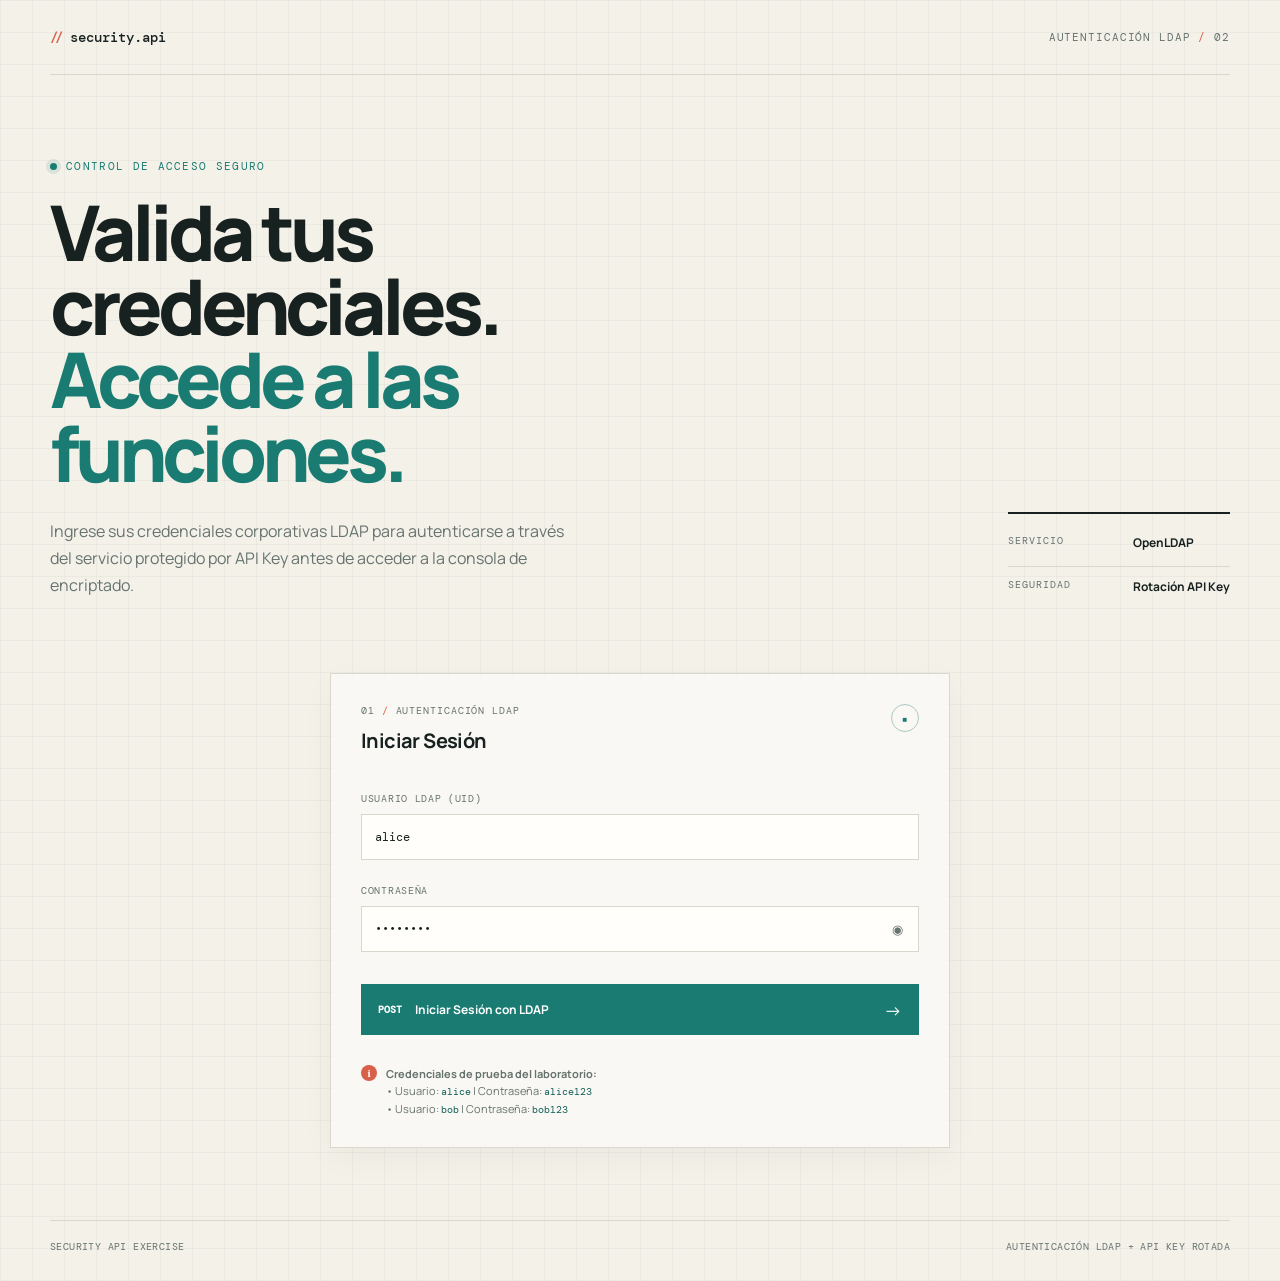
<file: index.html>
<!doctype html>
<html lang="en">
  <head>
    <meta charset="UTF-8" />
    <meta name="viewport" content="width=device-width, initial-scale=1.0" />
    <meta name="description" content="Interactive client for the Security API Exercise" />
    <title>Security API Exercise</title>
    <link rel="preconnect" href="https://fonts.googleapis.com" />
    <link rel="preconnect" href="https://fonts.gstatic.com" crossorigin />
    <link href="https://fonts.googleapis.com/css2?family=DM+Mono:wght@400;500&family=Manrope:wght@400;500;600;700;800&display=swap" rel="stylesheet" />
    <link rel="stylesheet" href="styles.css" />
    <script>
      (function() {
        var user = sessionStorage.getItem("ldap_user");
        if (!user) {
          window.location.href = "login.html";
        }
      })();
    </script>
  </head>
  <body>
    <main class="shell">
      <header class="topbar">
        <a class="brand" href=".">
          <span class="brand-mark" aria-hidden="true">//</span>
          <span>security.api</span>
        </a>
        <div class="user-session-controls">
          <span id="user-badge" class="user-badge">Usuario: ...</span>
          <button id="logout-btn" class="logout-btn" type="button">Cerrar Sesión</button>
        </div>
        <span class="exercise-label">authentication lab <span aria-hidden="true">/</span> 01</span>
      </header>

      <section class="intro" aria-labelledby="page-title">
        <div class="intro-copy">
          <p class="eyebrow"><span class="status-dot"></span> local endpoint console</p>
          <h1 id="page-title">See the request.<br /><em>Understand the key.</em></h1>
          <p class="lede">A small client for exploring how a custom <code>x-api-key</code> header protects an API endpoint.</p>
        </div>
        <div class="intro-aside" aria-label="API status">
          <span class="aside-label">transport</span>
          <strong>HTTP / JSON</strong>
          <span class="aside-rule"></span>
          <span class="aside-label">backend</span>
          <strong>FastAPI</strong>
        </div>
      </section>

      <section class="workspace" aria-label="API request console">
        <div class="request-panel panel">
          <div class="panel-heading">
            <div>
              <p class="section-index">01 <span>/</span> request setup</p>
              <h2>Configure the client</h2>
            </div>
            <span class="lock-icon" aria-hidden="true">&#9632;</span>
          </div>

          <form id="request-form">
            <label for="api-url">API Base Path / URL</label>
            <input id="api-url" name="api-url" type="text" value="" placeholder="Default: relative Nginx proxy (/)" autocomplete="off" />

            <label for="api-key">x-api-key Header (Managed by Nginx Proxy)</label>
            <div class="key-input">
              <input id="api-key" name="api-key" type="text" value="Injected server-side by Nginx" autocomplete="off" disabled readonly />
              <button class="icon-button" id="toggle-key" type="button" title="Show API key" aria-label="Show API key" disabled>&#9673;</button>
            </div>

            <label for="db-message">SQL DB Message (Encrypted before saving)</label>
            <input id="db-message" name="db-message" type="text" value="Dato confidencial para la Base de Datos SQL" placeholder="Escriba un mensaje para cifrar y guardar en la BD..." autocomplete="off" />

            <div class="request-actions">
              <button class="action-button secondary" id="post-data" type="button"><span>POST</span> Cifrar & Guardar en BD SQL <b aria-hidden="true">&#8594;</b></button>
              <button class="action-button primary" id="get-data" type="button"><span>GET</span> Leer & Descifrar desde BD SQL <b aria-hidden="true">&#8594;</b></button>
            </div>
          </form>

          <div class="hint"><span aria-hidden="true">i</span> <strong>Flujo de Base de Datos:</strong> El botón <code>POST</code> cifra el mensaje con <code>CryptoService</code> (usando <code>DATABASE_ENCRYPTION_KEY</code>) y lo almacena en SQLite. El botón <code>GET</code> consulta la BD y descifra los registros en tiempo real. Nginx inyecta <code>x-api-key</code> automáticamente.</div>
        </div>

        <div class="response-panel panel">
          <div class="panel-heading response-heading">
            <div>
              <p class="section-index">02 <span>/</span> response</p>
              <h2>Server says</h2>
            </div>
            <span class="response-code" id="response-code">—</span>
          </div>
          <div class="response-meta">
            <span id="response-method">WAITING</span>
            <span id="response-url">No request made</span>
          </div>
          <pre id="response-output" aria-live="polite">Run a request to inspect the JSON response.</pre>
          <div class="response-footer"><span class="pulse"></span><span id="response-status">Ready for input</span></div>
        </div>
      </section>

      <footer class="footer">
        <span>Security API Exercise</span>
        <span>API key authentication anti-pattern</span>
      </footer>
    </main>
    <script src="app.js"></script>
  </body>
</html>
</file>
<file: styles.css>
:root {
  --ink: #17211f;
  --muted: #66736e;
  --paper: #f4f1e9;
  --panel: #fbfaf6;
  --line: #d8d8cc;
  --teal: #197b71;
  --teal-dark: #115e57;
  --coral: #d85f48;
  --mono: "DM Mono", Consolas, monospace;
  --sans: "Manrope", "Segoe UI", sans-serif;
}

* { box-sizing: border-box; }

body {
  min-width: 320px;
  margin: 0;
  color: var(--ink);
  background-color: var(--paper);
  background-image: linear-gradient(rgba(23, 33, 31, .035) 1px, transparent 1px), linear-gradient(90deg, rgba(23, 33, 31, .035) 1px, transparent 1px);
  background-size: 32px 32px;
  font-family: var(--sans);
}

.shell { width: min(1180px, calc(100% - 48px)); margin: 0 auto; }
.topbar { display: flex; align-items: center; justify-content: space-between; padding: 28px 0; border-bottom: 1px solid var(--line); }
.brand { display: inline-flex; align-items: center; gap: 10px; color: var(--ink); font-family: var(--mono); font-size: 14px; font-weight: 500; text-decoration: none; }
.brand-mark { color: var(--coral); font-weight: 500; letter-spacing: -3px; }
.exercise-label, .section-index, .aside-label, .response-meta, .response-code, .response-footer { font-family: var(--mono); }
.exercise-label { color: var(--muted); font-size: 11px; text-transform: uppercase; letter-spacing: .08em; }
.exercise-label span, .section-index span { color: var(--coral); }
.intro { display: flex; justify-content: space-between; gap: 48px; padding: 84px 0 74px; }
.eyebrow { display: flex; align-items: center; gap: 9px; margin: 0 0 22px; color: var(--teal); font-family: var(--mono); font-size: 11px; letter-spacing: .12em; text-transform: uppercase; }
.status-dot, .pulse { width: 7px; height: 7px; border-radius: 50%; background: var(--teal); box-shadow: 0 0 0 4px rgba(25, 123, 113, .12); }
h1 { max-width: 760px; margin: 0; font-size: clamp(2.8rem, 6vw, 5.9rem); font-weight: 800; letter-spacing: -.065em; line-height: .96; }
h1 em { color: var(--teal); font-style: normal; }
.lede { max-width: 530px; margin: 28px 0 0; color: var(--muted); font-size: 16px; line-height: 1.7; }
code { color: var(--teal-dark); font-family: var(--mono); font-size: .9em; }
.intro-aside { align-self: flex-end; display: grid; grid-template-columns: 1fr 1fr; gap: 7px 28px; min-width: 220px; padding: 20px 0 4px; border-top: 2px solid var(--ink); }
.aside-label { color: var(--muted); font-size: 10px; letter-spacing: .1em; text-transform: uppercase; }
.intro-aside strong { font-size: 12px; font-weight: 700; }
.aside-rule { grid-column: 1 / -1; height: 1px; margin: 8px 0 4px; background: var(--line); }
.workspace { display: grid; grid-template-columns: minmax(0, .9fr) minmax(0, 1.1fr); gap: 18px; padding-bottom: 72px; }
.panel { min-height: 480px; padding: 30px; border: 1px solid var(--line); background: rgba(251, 250, 246, .87); box-shadow: 0 10px 30px rgba(23, 33, 31, .04); }
.panel-heading { display: flex; align-items: flex-start; justify-content: space-between; margin-bottom: 38px; }
.section-index { margin: 0 0 10px; color: var(--muted); font-size: 10px; letter-spacing: .09em; text-transform: uppercase; }
h2 { margin: 0; font-size: 20px; letter-spacing: -.03em; }
.lock-icon { display: grid; width: 28px; height: 28px; place-items: center; color: var(--teal); border: 1px solid #a8c9c2; border-radius: 50%; font-size: 8px; }
label { display: block; margin: 0 0 9px; color: var(--muted); font-family: var(--mono); font-size: 10px; letter-spacing: .07em; text-transform: uppercase; }
input { width: 100%; height: 46px; margin-bottom: 24px; padding: 0 13px; color: var(--ink); border: 1px solid var(--line); outline: none; background: #fffefb; font-family: var(--mono); font-size: 12px; transition: border-color .2s, box-shadow .2s; }
input:focus { border-color: var(--teal); box-shadow: 0 0 0 3px rgba(25, 123, 113, .13); }
.key-input { position: relative; }
.key-input input { padding-right: 44px; }
.icon-button { position: absolute; top: 0; right: 0; width: 44px; height: 46px; color: var(--muted); border: 0; background: transparent; cursor: pointer; }
.icon-button:hover { color: var(--teal); }
.request-actions { display: grid; gap: 10px; margin-top: 8px; }
.action-button { display: flex; align-items: center; gap: 13px; min-height: 51px; padding: 0 16px; border: 1px solid var(--teal); font-family: var(--sans); font-size: 12px; font-weight: 700; text-align: left; cursor: pointer; transition: transform .2s, background .2s, color .2s; }
.action-button:hover { transform: translateX(3px); }
.action-button b { margin-left: auto; font-size: 18px; font-weight: 400; }
.action-button span { color: inherit; font-family: var(--mono); font-size: 10px; }
.primary { color: #fff; background: var(--teal); }
.primary:hover { background: var(--teal-dark); }
.secondary { color: var(--teal-dark); background: transparent; }
.secondary:hover { color: #fff; background: var(--teal); }
button:disabled { cursor: wait; opacity: .6; transform: none; }
.hint { display: flex; gap: 9px; margin-top: 30px; color: var(--muted); font-size: 11px; line-height: 1.55; }
.hint > span { display: grid; flex: 0 0 16px; height: 16px; place-items: center; color: #fff; border-radius: 50%; background: var(--coral); font-family: Georgia, serif; font-weight: 700; }
.response-panel { display: flex; flex-direction: column; background: var(--ink); color: #e9eee7; border-color: var(--ink); }
.response-heading { margin-bottom: 26px; }
.response-panel .section-index { color: #91aaa3; }
.response-panel h2 { color: #fff; }
.response-code { color: #8ce2c8; font-size: 12px; }
.response-meta { display: flex; justify-content: space-between; gap: 16px; padding: 11px 0; color: #91aaa3; border-top: 1px solid #3b4c48; border-bottom: 1px solid #3b4c48; font-size: 10px; letter-spacing: .05em; overflow: hidden; text-overflow: ellipsis; white-space: nowrap; }
#response-output { flex: 1; min-height: 230px; margin: 0; padding: 25px 0; color: #c7ddd2; font-family: var(--mono); font-size: 12px; line-height: 1.8; white-space: pre-wrap; overflow: auto; }
.response-footer { display: flex; align-items: center; gap: 10px; padding-top: 15px; color: #91aaa3; border-top: 1px solid #3b4c48; font-size: 10px; }
.response-footer .pulse { background: #8ce2c8; box-shadow: 0 0 0 4px rgba(140, 226, 200, .1); }
.footer { display: flex; justify-content: space-between; padding: 19px 0 28px; color: var(--muted); border-top: 1px solid var(--line); font-family: var(--mono); font-size: 10px; letter-spacing: .04em; text-transform: uppercase; }

.user-session-controls { display: flex; align-items: center; gap: 12px; }
.user-badge { padding: 4px 10px; border: 1px solid var(--teal); border-radius: 4px; background: rgba(25, 123, 113, .08); color: var(--teal-dark); font-family: var(--mono); font-size: 11px; font-weight: 500; }
.logout-btn { padding: 6px 12px; border: 1px solid var(--coral); background: transparent; color: var(--coral); font-family: var(--mono); font-size: 10px; font-weight: 700; text-transform: uppercase; cursor: pointer; transition: background .2s, color .2s; }
.logout-btn:hover { background: var(--coral); color: #fff; }

.single-column { grid-template-columns: 1fr; max-width: 620px; margin: 0 auto; }
.login-card { min-height: auto; }

.status-box { margin-top: 20px; padding: 14px 16px; border-radius: 4px; font-family: var(--mono); font-size: 12px; line-height: 1.5; }
.status-box.hidden { display: none; }
.status-box.success { background: rgba(25, 123, 113, .12); border: 1px solid var(--teal); color: var(--teal-dark); }
.status-box.error { background: rgba(216, 95, 72, .12); border: 1px solid var(--coral); color: #a4331e; }

@media (max-width: 760px) {
  .shell { width: min(100% - 32px, 560px); }
  .topbar { padding: 20px 0; flex-wrap: wrap; gap: 12px; }
  .user-session-controls { order: 3; width: 100%; justify-content: space-between; margin-top: 8px; }
  .exercise-label { font-size: 9px; }
  .intro { display: block; padding: 58px 0 48px; }
  h1 { font-size: clamp(2.75rem, 14vw, 4.7rem); }
  .intro-aside { margin-top: 48px; }
  .workspace { grid-template-columns: 1fr; }
  .panel { min-height: auto; padding: 24px; }
  .response-panel { min-height: 430px; }
  .footer { display: block; line-height: 2; }
  .footer span { display: block; }
}
</file>
